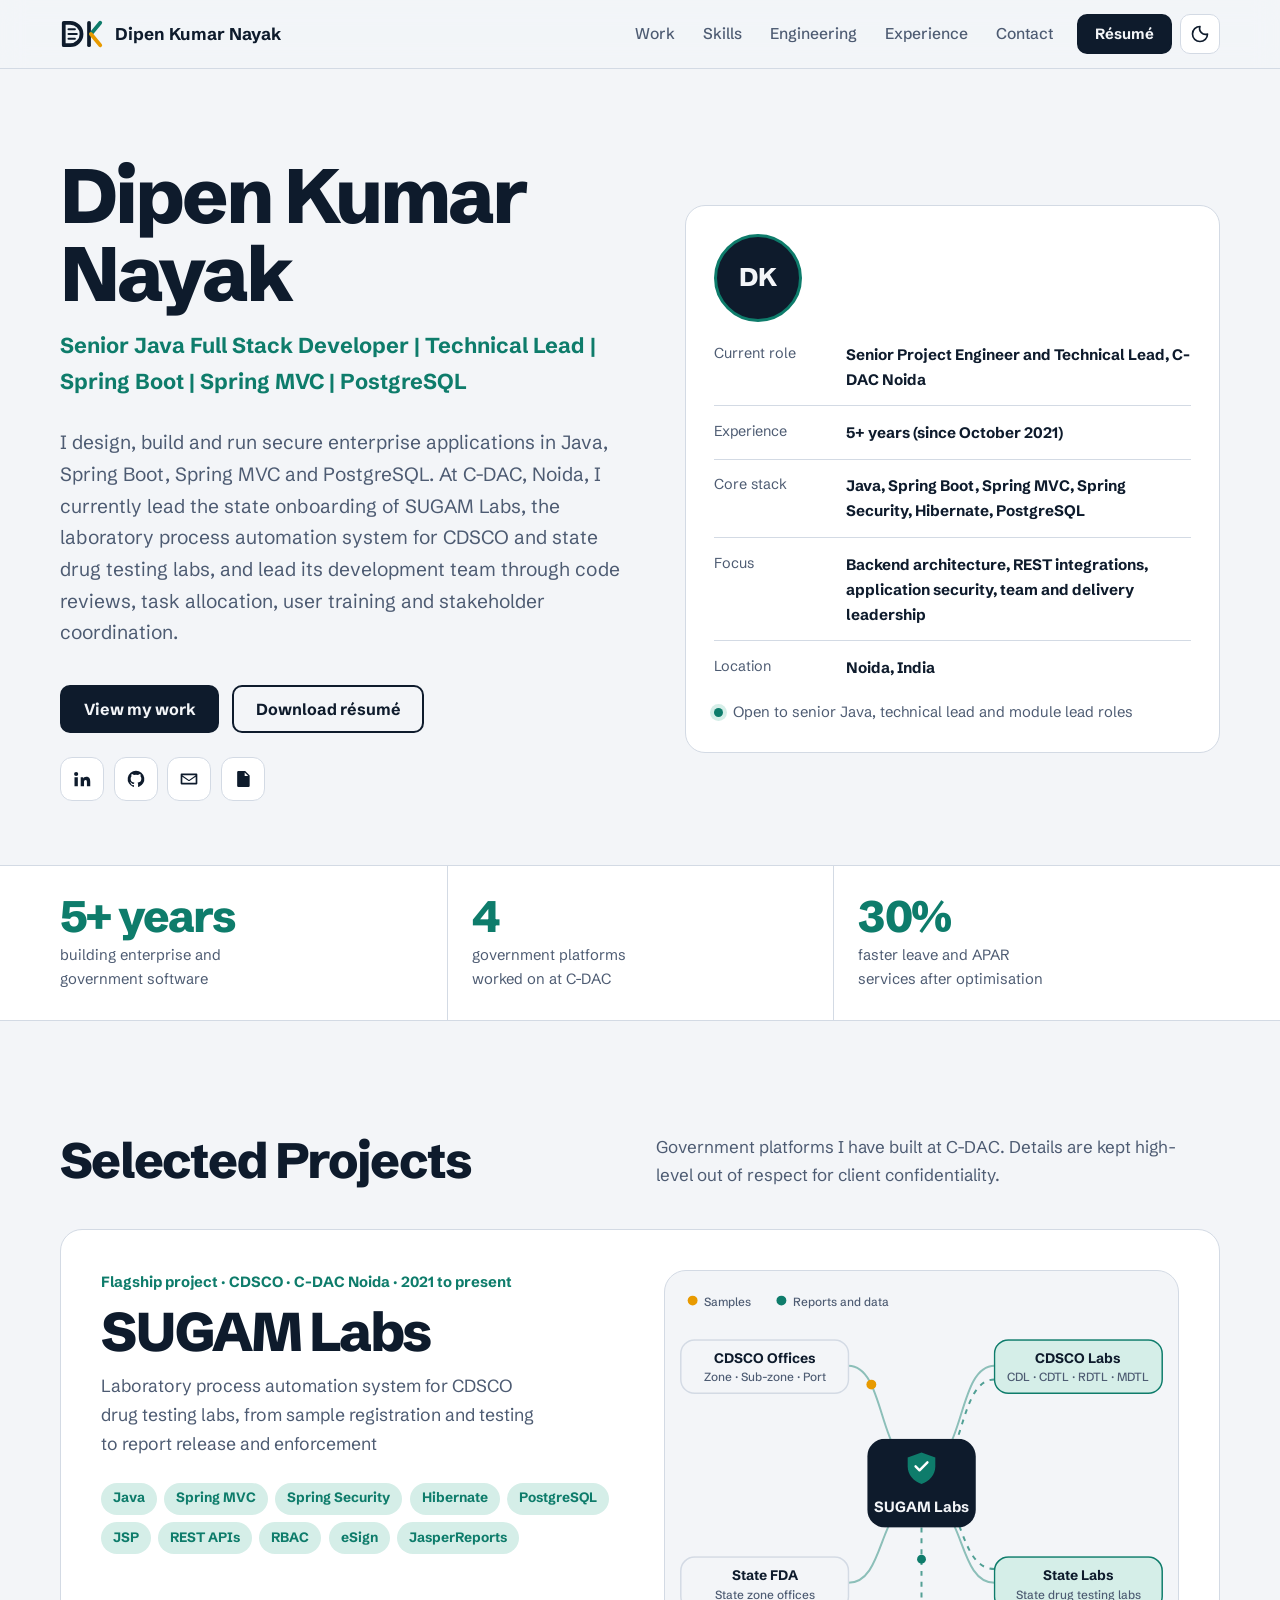
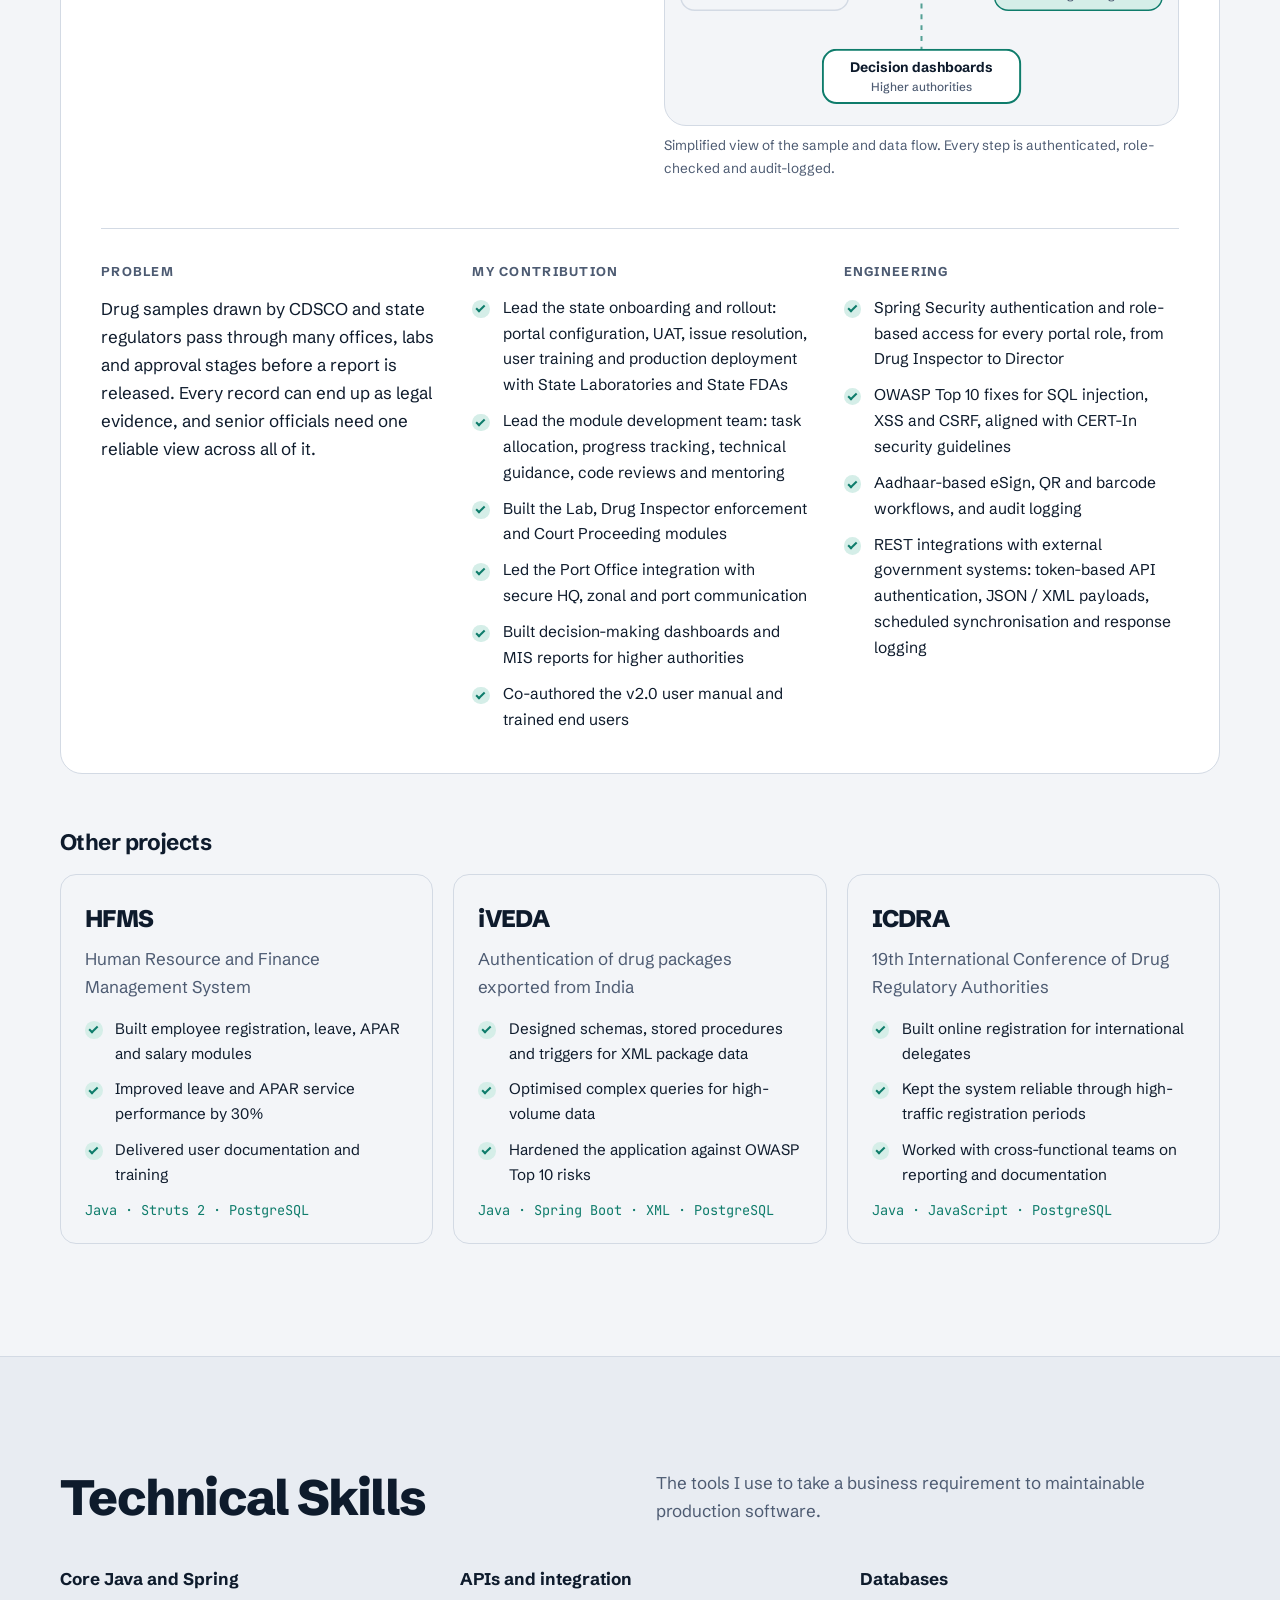
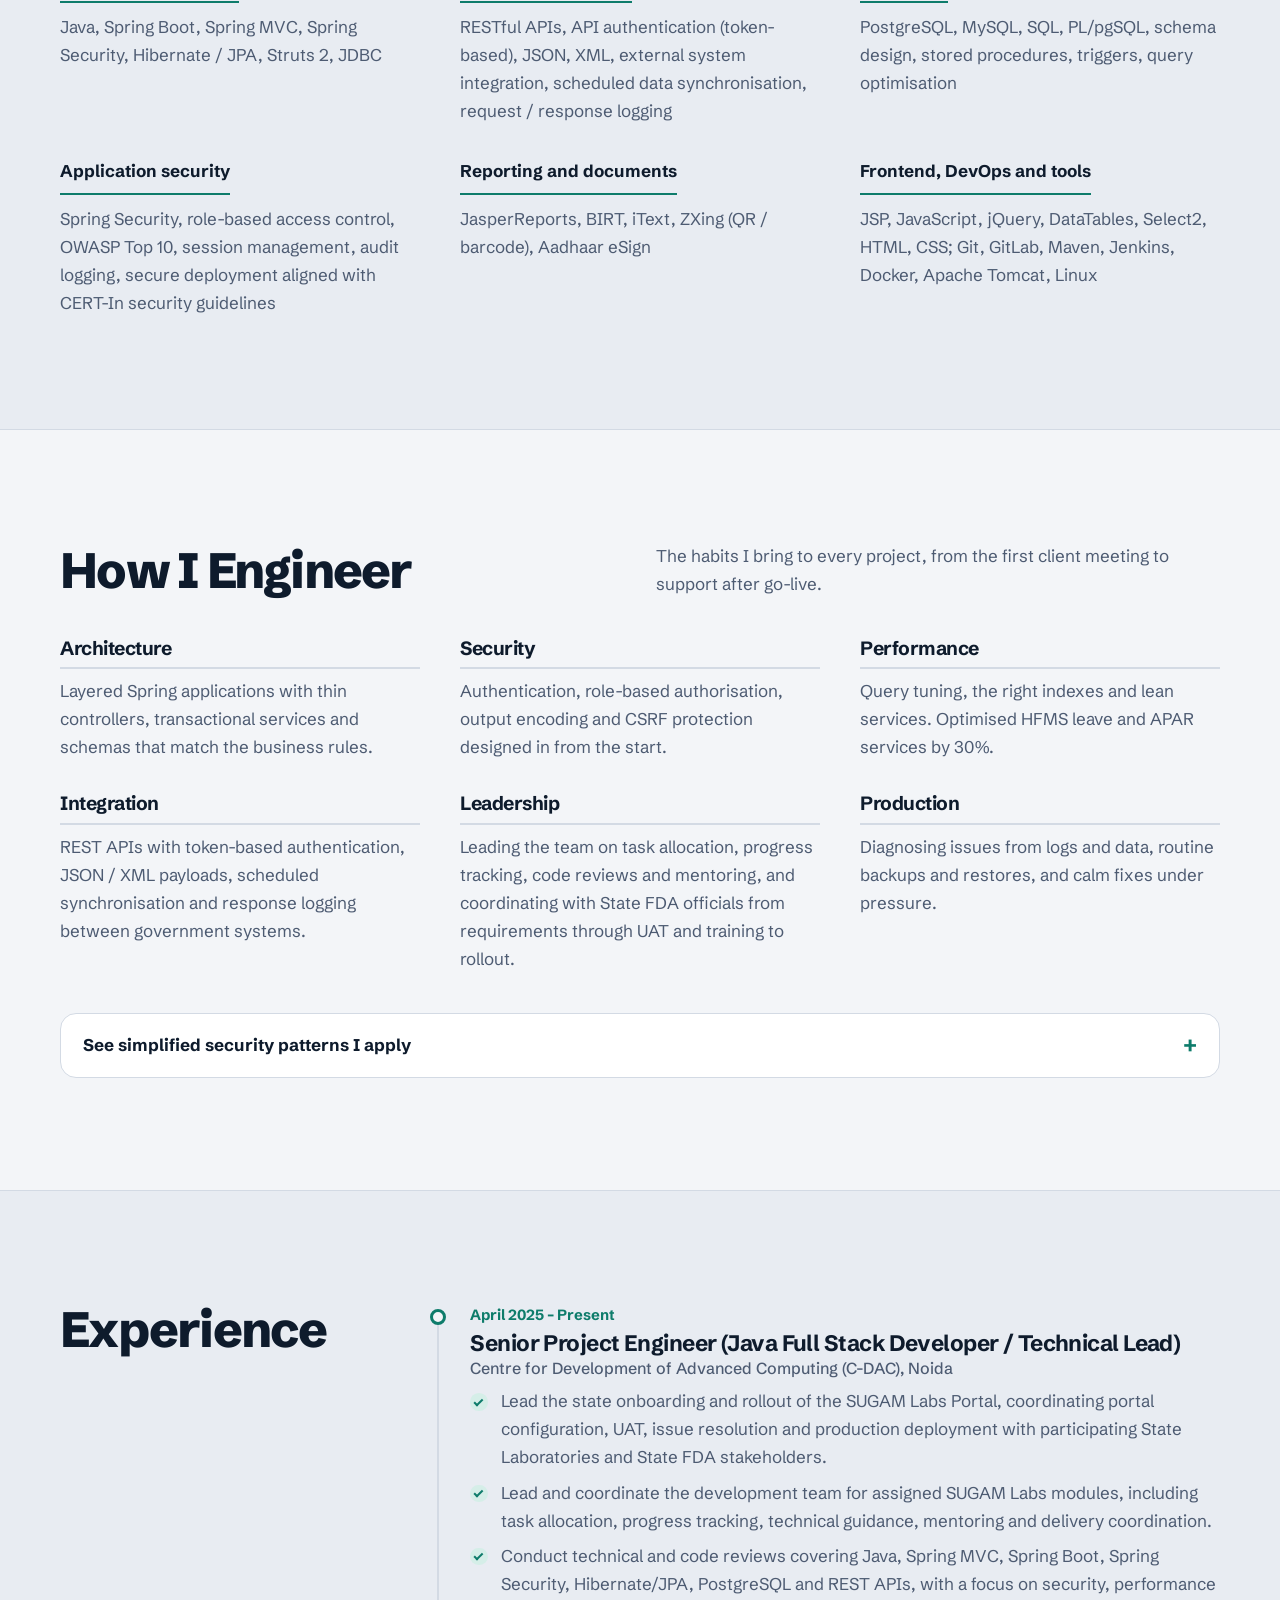
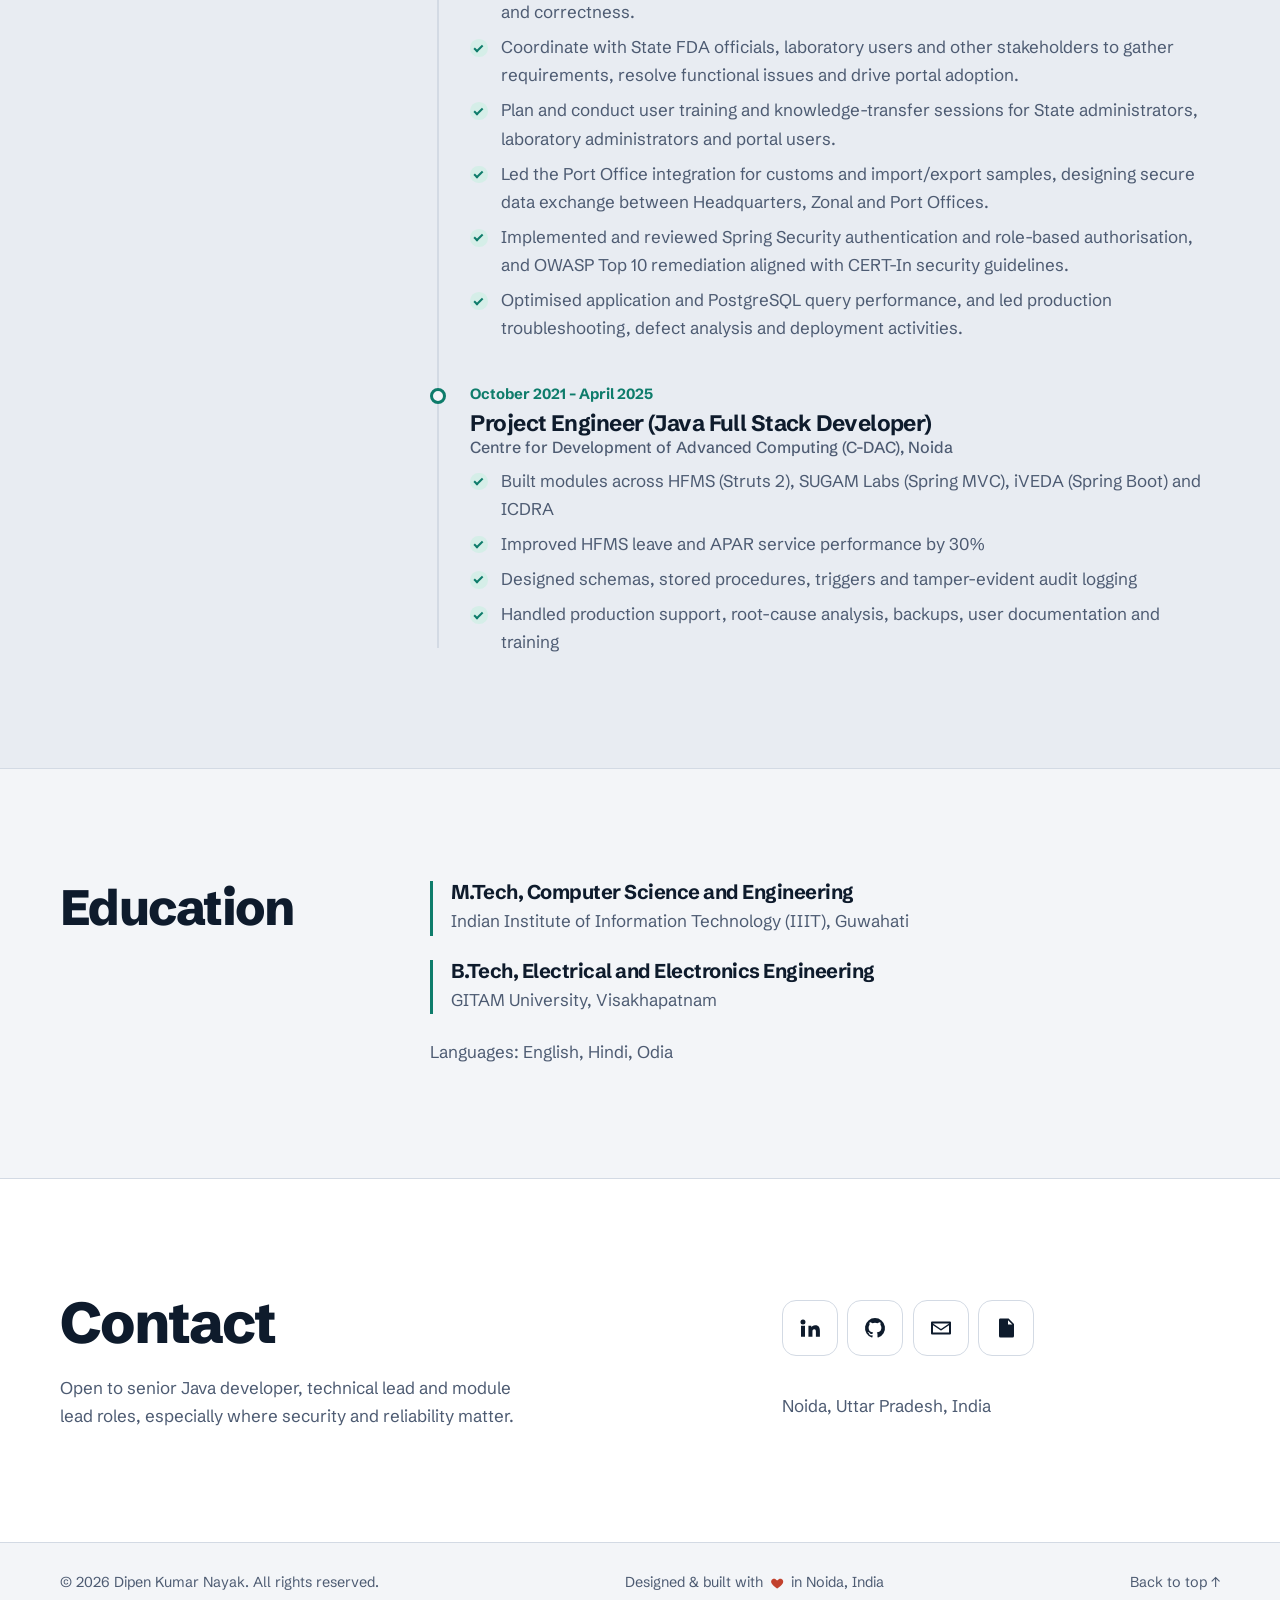
<file: index.html>
<!DOCTYPE html>
<html lang="en">

<head>
  <meta charset="UTF-8">
  <meta name="viewport" content="width=device-width, initial-scale=1, viewport-fit=cover">
  <meta http-equiv="Content-Security-Policy"
    content="default-src 'none'; script-src 'self'; style-src 'self'; img-src 'self' data:; font-src 'self'; connect-src 'self'; manifest-src 'self'; base-uri 'none'; form-action 'none'; object-src 'none'; upgrade-insecure-requests">
  <meta http-equiv="X-Content-Type-Options" content="nosniff">
  <title>Dipen Kumar Nayak | Senior Java Full Stack Developer</title>
  <meta name="description"
    content="Dipen Kumar Nayak, Senior Java Full Stack Developer and Senior Project Engineer at C-DAC Noida, with 5+ years of experience in Spring Boot, Spring MVC, Spring Security, Hibernate and PostgreSQL, building secure government platforms such as SUGAM Labs, the laboratory process automation system for CDSCO.">
  <meta name="author" content="Dipen Kumar Nayak">
  <meta name="robots" content="index, follow">
  <meta name="theme-color" content="#F3F5F8" media="(prefers-color-scheme: light)">
  <meta name="theme-color" content="#0C1522" media="(prefers-color-scheme: dark)">
  <meta property="og:type" content="profile">
  <meta property="og:title" content="Dipen Kumar Nayak | Senior Java Full Stack Developer">
  <meta property="og:description" content="Senior Java Full Stack Developer building secure government platforms with Spring Boot, Spring MVC and PostgreSQL.">
  <meta name="referrer" content="strict-origin-when-cross-origin">
  <link rel="icon" href="assets/favicon.svg" type="image/svg+xml">
  <link rel="apple-touch-icon" href="assets/apple-touch-icon.png">
  <link rel="preload" href="assets/fonts/schibsted-grotesk-latin-800-normal.woff2" as="font" type="font/woff2" crossorigin>
  <link rel="preload" href="assets/fonts/schibsted-grotesk-latin-400-normal.woff2" as="font" type="font/woff2" crossorigin>
  <link rel="stylesheet" href="css/styles.css">
  <script type="application/ld+json">
  {
    "@context": "https://schema.org",
    "@type": "Person",
    "name": "Dipen Kumar Nayak",
    "jobTitle": "Senior Java Full Stack Developer and Technical Lead (Senior Project Engineer)",
    "worksFor": { "@type": "Organization", "name": "Centre for Development of Advanced Computing (C-DAC), Noida" },
    "address": { "@type": "PostalAddress", "addressLocality": "Noida", "addressCountry": "IN" },
    "alumniOf": [
      { "@type": "CollegeOrUniversity", "name": "Indian Institute of Information Technology, Guwahati" },
      { "@type": "CollegeOrUniversity", "name": "GITAM University, Visakhapatnam" }
    ],
    "knowsAbout": ["Java", "Spring Boot", "Spring MVC", "Spring Security", "Hibernate", "JPA", "Struts 2", "REST APIs", "API authentication", "External system integration", "PostgreSQL", "PL/pgSQL", "SQL", "JSP", "JavaScript", "jQuery", "JasperReports", "OWASP Top 10", "CERT-In security guidelines", "Role-based access control", "Git", "Maven", "Apache Tomcat", "Linux"],
    "sameAs": ["https://www.linkedin.com/in/dipen-kumar-nayak/", "https://github.com/dipenkumarnayak"]
  }
  </script>
  <script src="js/theme.js"></script>
  <script src="js/main.js" defer></script>
</head>

<body>
  <a class="skip-link" href="#main">Skip to content</a>

  <header class="site-header">
    <div class="wrap header-bar">
      <a class="brand" href="#top" aria-label="Dipen Kumar Nayak, back to top">
        <svg class="brand-mark" viewBox="0 0 94 64" aria-hidden="true" focusable="false">
          <path class="bm-ink-s" d="M8 8 H22 A24 24 0 0 1 22 56 H8 Z" />
          <g class="bm-ink">
            <rect x="16" y="19.5" width="18" height="4.5" rx="2.25" />
            <rect x="16" y="29.75" width="22" height="4.5" rx="2.25" />
            <rect x="16" y="40" width="18" height="4.5" rx="2.25" />
            <rect x="58" y="4" width="8" height="56" rx="4" />
          </g>
          <path class="bm-teal" d="M66 32 L86 8" />
          <path class="bm-saf" d="M66 32 L86 56" />
        </svg>
        <span class="brand-name">Dipen Kumar Nayak</span>
      </a>
      <nav class="site-nav" id="site-nav" aria-label="Main">
        <a href="#work">Work</a>
        <a href="#skills">Skills</a>
        <a href="#engineering">Engineering</a>
        <a href="#experience">Experience</a>
        <a href="#contact">Contact</a>
      </nav>
      <div class="header-tools">
        <a class="btn btn-solid btn-sm header-cv" href="assets/Dipen_Kumar_Nayak_CV.pdf" download>Résumé</a>
        <button class="icon-btn" type="button" id="theme-toggle" aria-label="Switch colour theme">
          <svg viewBox="0 0 24 24" aria-hidden="true"><path d="M12 3a9 9 0 1 0 9 9 7 7 0 0 1-9-9z" /></svg>
        </button>
        <button class="icon-btn menu-btn" type="button" id="menu-toggle" aria-label="Open menu" aria-expanded="false" aria-controls="site-nav">
          <svg viewBox="0 0 24 24" aria-hidden="true"><path d="M4 7h16M4 12h16M4 17h16" /></svg>
        </button>
      </div>
    </div>
  </header>

  <main id="main">
    <!-- HERO / PROFESSIONAL SUMMARY -->
    <section class="hero" id="top" aria-labelledby="hero-name">
      <div class="wrap hero-grid">
        <div class="hero-copy">
          <h1 id="hero-name">Dipen Kumar Nayak</h1>
          <p class="hero-title">Senior Java Full Stack Developer | Technical Lead | Spring Boot | Spring MVC | PostgreSQL</p>
          <p class="hero-lede" id="summary">
            I design, build and run secure enterprise applications in Java, Spring Boot, Spring MVC and PostgreSQL.
            At C-DAC, Noida, I currently lead the state onboarding of SUGAM Labs, the laboratory process automation
            system for CDSCO and state drug testing labs, and lead its development team through code reviews,
            task allocation, user training and stakeholder coordination.
          </p>
          <div class="hero-actions">
            <a class="btn btn-solid" href="#work">View my work</a>
            <a class="btn btn-line" href="assets/Dipen_Kumar_Nayak_CV.pdf" download>Download résumé</a>
          </div>
          <ul class="socials" aria-label="Contact and profiles">
            <li><a class="soc" href="https://www.linkedin.com/in/dipen-kumar-nayak/" target="_blank" rel="noopener noreferrer" aria-label="LinkedIn profile" title="LinkedIn"><svg viewBox="0 0 24 24" aria-hidden="true" focusable="false"><path d="M4.98 3.5a2.5 2.5 0 1 1 0 5 2.5 2.5 0 0 1 0-5zM3 9.75h4v11H3v-11zm6.5 0h3.8v1.5h.06c.53-1 1.83-2.06 3.77-2.06 4.03 0 4.77 2.65 4.77 6.1v5.46h-4v-4.84c0-1.15-.02-2.64-1.6-2.64-1.62 0-1.86 1.26-1.86 2.56v4.92h-4v-11z"/></svg></a></li>
            <li><a class="soc" href="https://github.com/dipenkumarnayak" target="_blank" rel="noopener noreferrer" aria-label="GitHub profile" title="GitHub"><svg viewBox="0 0 24 24" aria-hidden="true" focusable="false"><path d="M12 2a10 10 0 0 0-3.16 19.49c.5.09.68-.22.68-.48v-1.7c-2.78.6-3.37-1.34-3.37-1.34-.45-1.16-1.11-1.47-1.11-1.47-.91-.62.07-.6.07-.6 1 .07 1.53 1.03 1.53 1.03.89 1.53 2.34 1.09 2.91.83.09-.65.35-1.09.63-1.34-2.22-.25-4.56-1.11-4.56-4.94 0-1.09.39-1.98 1.03-2.68-.1-.25-.45-1.27.1-2.65 0 0 .84-.27 2.75 1.02a9.56 9.56 0 0 1 5 0c1.91-1.29 2.75-1.02 2.75-1.02.55 1.38.2 2.4.1 2.65.64.7 1.03 1.59 1.03 2.68 0 3.84-2.34 4.69-4.57 4.93.36.31.68.92.68 1.85v2.74c0 .27.18.58.69.48A10 10 0 0 0 12 2z"/></svg></a></li>
            <li><a class="soc" href="mailto:dipenkumarnayak@gmail.com" aria-label="Send an email" title="Email"><svg viewBox="0 0 24 24" aria-hidden="true" focusable="false"><path d="M3 5.5h18a1 1 0 0 1 1 1v11a1 1 0 0 1-1 1H3a1 1 0 0 1-1-1v-11a1 1 0 0 1 1-1zm.9 2 8.1 5.6 8.1-5.6H3.9zM20 9.2l-7.43 5.13a1 1 0 0 1-1.14 0L4 9.2V16.5h16V9.2z"/></svg></a></li>
            <li><a class="soc" href="assets/Dipen_Kumar_Nayak_CV.pdf" download aria-label="Download résumé (PDF)" title="Résumé"><svg viewBox="0 0 24 24" aria-hidden="true" focusable="false"><path d="M6 2.5h8.6L20 7.9V20a1.5 1.5 0 0 1-1.5 1.5h-12A1.5 1.5 0 0 1 5 20V4a1.5 1.5 0 0 1 1-1.5zm8 1.7V8.5h4.3L14 4.2zM8 12h8v1.6H8V12zm0 3.4h8V17H8v-1.6z"/></svg></a></li>
          </ul>
        </div>

        <aside class="profile-card" aria-label="Quick facts">
          <div class="avatar" id="avatar">
            <!-- To show your photo: save it as assets/profile.jpg (square, about 400 × 400 px),
                 then remove the two comment markers around the next line.
            <img src="assets/profile.jpg" alt="Dipen Kumar Nayak" width="88" height="88" id="avatar-img" hidden>
            -->
            <span class="avatar-initials" aria-hidden="true">DK</span>
          </div>
          <dl class="facts">
            <div><dt>Current role</dt><dd>Senior Project Engineer and Technical Lead, C-DAC Noida</dd></div>
            <div><dt>Experience</dt><dd>5+ years (since October 2021)</dd></div>
            <div><dt>Core stack</dt><dd>Java, Spring Boot, Spring MVC, Spring Security, Hibernate, PostgreSQL</dd></div>
            <div><dt>Focus</dt><dd>Backend architecture, REST integrations, application security, team and delivery leadership</dd></div>
            <div><dt>Location</dt><dd>Noida, India</dd></div>
          </dl>
          <p class="open-to"><span class="dot" aria-hidden="true"></span> Open to senior Java, technical lead and module lead roles</p>
        </aside>
      </div>
    </section>

    <!-- PROOF -->
    <section class="proof" aria-label="Career highlights">
      <div class="wrap proof-grid">
        <p><strong>5+ years</strong><span>building enterprise and government software</span></p>
        <p><strong>4</strong><span>government platforms worked on at C-DAC</span></p>
        <p><strong>30%</strong><span>faster leave and APAR services after optimisation</span></p>
      </div>
    </section>

    <!-- SELECTED WORK -->
    <section class="section" id="work" aria-labelledby="work-title">
      <div class="wrap">
        <div class="sec-head">
          <h2 id="work-title">Selected Projects</h2>
          <p>Government platforms I have built at C-DAC. Details are kept high-level out of respect for client confidentiality.</p>
        </div>

        <!-- Flagship: SUGAM Labs -->
        <article class="flagship" aria-labelledby="sugam-title">
          <div class="flag-head">
            <p class="flag-kicker">Flagship project · CDSCO · C-DAC Noida · 2021 to present</p>
            <h3 id="sugam-title">SUGAM Labs</h3>
            <p class="flag-sub">Laboratory process automation system for CDSCO drug testing labs, from sample registration and testing to report release and enforcement</p>
            <ul class="chips" aria-label="SUGAM Labs technologies">
              <li>Java</li><li>Spring MVC</li><li>Spring Security</li><li>Hibernate</li><li>PostgreSQL</li>
              <li>JSP</li><li>REST APIs</li><li>RBAC</li><li>eSign</li><li>JasperReports</li>
            </ul>
          </div>

          <figure class="flag-figure">
            <svg class="network" id="network" viewBox="0 0 520 460" role="img" aria-labelledby="net-title net-desc">
              <title id="net-title">How samples and data move through SUGAM Labs</title>
              <desc id="net-desc">CDSCO zone, sub-zone and port offices send samples through SUGAM Labs to CDSCO labs. State FDAs send samples to state labs. Labs release reports, and that data feeds decision dashboards for higher authorities.</desc>
              <defs>
                <path id="lane-cdsco" d="M186 96 C 225 96, 215 200, 260 200 C 305 200, 295 96, 334 96" />
                <path id="lane-state" d="M186 316 C 225 316, 215 230, 260 230 C 305 230, 295 316, 334 316" />
                <path id="rep-cdsco" d="M334 110 C 295 110, 305 212, 260 212" />
                <path id="rep-state" d="M334 302 C 295 302, 305 220, 260 220" />
                <path id="feed-dash" d="M260 260 L260 384" />
              </defs>
              <g class="legend" aria-hidden="true">
                <circle class="dot-sample" cx="28" cy="30" r="5" /><text x="40" y="35">Samples</text>
                <circle class="dot-report" cx="118" cy="30" r="5" /><text x="130" y="35">Reports and data</text>
              </g>
              <g class="links" aria-hidden="true">
                <use href="#lane-cdsco" /><use href="#lane-state" />
                <use href="#rep-cdsco" class="dashed" /><use href="#rep-state" class="dashed" />
                <use href="#feed-dash" class="dashed" />
              </g>
              <g class="packets" aria-hidden="true">
                <circle r="5"><animateMotion dur="4s" repeatCount="indefinite"><mpath href="#lane-cdsco" /></animateMotion></circle>
                <circle r="5"><animateMotion dur="4s" begin="2s" repeatCount="indefinite"><mpath href="#lane-cdsco" /></animateMotion></circle>
                <circle r="5"><animateMotion dur="4.4s" begin="1s" repeatCount="indefinite"><mpath href="#lane-state" /></animateMotion></circle>
                <circle r="5"><animateMotion dur="4.4s" begin="3.2s" repeatCount="indefinite"><mpath href="#lane-state" /></animateMotion></circle>
                <circle r="4.5" class="out"><animateMotion dur="2.6s" begin="1.5s" repeatCount="indefinite"><mpath href="#rep-cdsco" /></animateMotion></circle>
                <circle r="4.5" class="out"><animateMotion dur="2.8s" begin="2.4s" repeatCount="indefinite"><mpath href="#rep-state" /></animateMotion></circle>
                <circle r="4.5" class="out"><animateMotion dur="1.8s" repeatCount="indefinite"><mpath href="#feed-dash" /></animateMotion></circle>
              </g>
              <g class="node"><rect x="16" y="70" width="170" height="54" rx="14" /><text x="101" y="93">CDSCO Offices</text><text class="sub" x="101" y="112">Zone · Sub-zone · Port</text></g>
              <g class="node"><rect x="16" y="290" width="170" height="54" rx="14" /><text x="101" y="313">State FDA</text><text class="sub" x="101" y="332">State zone offices</text></g>
              <g class="node node-lab"><rect x="334" y="70" width="170" height="54" rx="14" /><text x="419" y="93">CDSCO Labs</text><text class="sub" x="419" y="112">CDL · CDTL · RDTL · MDTL</text></g>
              <g class="node node-lab"><rect x="334" y="290" width="170" height="54" rx="14" /><text x="419" y="313">State Labs</text><text class="sub" x="419" y="332">State drug testing labs</text></g>
              <g class="node node-out"><rect x="160" y="384" width="200" height="54" rx="14" /><text x="260" y="407">Decision dashboards</text><text class="sub" x="260" y="426">Higher authorities</text></g>
              <g class="hub">
                <rect x="205" y="170" width="110" height="90" rx="18" />
                <path class="shield" d="M260 184 l14 5 v9 c0 9-6 15-14 18 c-8-3-14-9-14-18 v-9 z" />
                <path class="tick" d="M254 198 l4 4 l8-8" />
                <text x="260" y="244">SUGAM Labs</text>
              </g>
            </svg>
            <figcaption>Simplified view of the sample and data flow. Every step is authenticated, role-checked and audit-logged.</figcaption>
          </figure>

          <div class="flag-cols">
            <div>
              <h4>Problem</h4>
              <p>Drug samples drawn by CDSCO and state regulators pass through many offices, labs and approval stages before a report is released. Every record can end up as legal evidence, and senior officials need one reliable view across all of it.</p>
            </div>
            <div>
              <h4>My contribution</h4>
              <ul class="ticks">
                <li>Lead the state onboarding and rollout: portal configuration, UAT, issue resolution, user training and production deployment with State Laboratories and State FDAs</li>
                <li>Lead the module development team: task allocation, progress tracking, technical guidance, code reviews and mentoring</li>
                <li>Built the Lab, Drug Inspector enforcement and Court Proceeding modules</li>
                <li>Led the Port Office integration with secure HQ, zonal and port communication</li>
                <li>Built decision-making dashboards and MIS reports for higher authorities</li>
                <li>Co-authored the v2.0 user manual and trained end users</li>
              </ul>
            </div>
            <div>
              <h4>Engineering</h4>
              <ul class="ticks">
                <li>Spring Security authentication and role-based access for every portal role, from Drug Inspector to Director</li>
                <li>OWASP Top 10 fixes for SQL injection, XSS and CSRF, aligned with CERT-In security guidelines</li>
                <li>Aadhaar-based eSign, QR and barcode workflows, and audit logging</li>
                <li>REST integrations with external government systems: token-based API authentication, JSON / XML payloads, scheduled synchronisation and response logging</li>
              </ul>
            </div>
          </div>
        </article>

        <!-- Other projects -->
        <h3 class="sub-title">Other projects</h3>
        <div class="project-cards">
          <article class="pcard">
            <h4>HFMS</h4>
            <p class="pcard-line">Human Resource and Finance Management System</p>
            <ul class="ticks">
              <li>Built employee registration, leave, APAR and salary modules</li>
              <li>Improved leave and APAR service performance by 30%</li>
              <li>Delivered user documentation and training</li>
            </ul>
            <p class="p-tags">Java · Struts 2 · PostgreSQL</p>
          </article>
          <article class="pcard">
            <h4>iVEDA</h4>
            <p class="pcard-line">Authentication of drug packages exported from India</p>
            <ul class="ticks">
              <li>Designed schemas, stored procedures and triggers for XML package data</li>
              <li>Optimised complex queries for high-volume data</li>
              <li>Hardened the application against OWASP Top 10 risks</li>
            </ul>
            <p class="p-tags">Java · Spring Boot · XML · PostgreSQL</p>
          </article>
          <article class="pcard">
            <h4>ICDRA</h4>
            <p class="pcard-line">19th International Conference of Drug Regulatory Authorities</p>
            <ul class="ticks">
              <li>Built online registration for international delegates</li>
              <li>Kept the system reliable through high-traffic registration periods</li>
              <li>Worked with cross-functional teams on reporting and documentation</li>
            </ul>
            <p class="p-tags">Java · JavaScript · PostgreSQL</p>
          </article>
        </div>
      </div>
    </section>

    <!-- TECHNICAL SKILLS -->
    <section class="section section-soft" id="skills" aria-labelledby="skills-title">
      <div class="wrap">
        <div class="sec-head">
          <h2 id="skills-title">Technical Skills</h2>
          <p>The tools I use to take a business requirement to maintainable production software.</p>
        </div>
        <dl class="skill-grid">
          <div><dt>Core Java and Spring</dt><dd>Java, Spring Boot, Spring MVC, Spring Security, Hibernate / JPA, Struts 2, JDBC</dd></div>
          <div><dt>APIs and integration</dt><dd>RESTful APIs, API authentication (token-based), JSON, XML, external system integration, scheduled data synchronisation, request / response logging</dd></div>
          <div><dt>Databases</dt><dd>PostgreSQL, MySQL, SQL, PL/pgSQL, schema design, stored procedures, triggers, query optimisation</dd></div>
          <div><dt>Application security</dt><dd>Spring Security, role-based access control, OWASP Top 10, session management, audit logging, secure deployment aligned with CERT-In security guidelines</dd></div>
          <div><dt>Reporting and documents</dt><dd>JasperReports, BIRT, iText, ZXing (QR / barcode), Aadhaar eSign</dd></div>
          <div><dt>Frontend, DevOps and tools</dt><dd>JSP, JavaScript, jQuery, DataTables, Select2, HTML, CSS; Git, GitLab, Maven, Jenkins, Docker, Apache Tomcat, Linux</dd></div>
        </dl>
      </div>
    </section>

    <!-- HOW I ENGINEER -->
    <section class="section" id="engineering" aria-labelledby="eng-title">
      <div class="wrap">
        <div class="sec-head">
          <h2 id="eng-title">How I Engineer</h2>
          <p>The habits I bring to every project, from the first client meeting to support after go-live.</p>
        </div>
        <ul class="eng-grid">
          <li><h3>Architecture</h3><p>Layered Spring applications with thin controllers, transactional services and schemas that match the business rules.</p></li>
          <li><h3>Security</h3><p>Authentication, role-based authorisation, output encoding and CSRF protection designed in from the start.</p></li>
          <li><h3>Performance</h3><p>Query tuning, the right indexes and lean services. Optimised HFMS leave and APAR services by 30%.</p></li>
          <li><h3>Integration</h3><p>REST APIs with token-based authentication, JSON / XML payloads, scheduled synchronisation and response logging between government systems.</p></li>
          <li><h3>Leadership</h3><p>Leading the team on task allocation, progress tracking, code reviews and mentoring, and coordinating with State FDA officials from requirements through UAT and training to rollout.</p></li>
          <li><h3>Production</h3><p>Diagnosing issues from logs and data, routine backups and restores, and calm fixes under pressure.</p></li>
        </ul>

        <details class="patterns">
          <summary>See simplified security patterns I apply</summary>
          <div class="tabs" data-tabs>
            <div class="tab-list" role="tablist" aria-label="Security pattern examples">
              <button role="tab" id="tab-sqli" aria-controls="panel-sqli" aria-selected="true">SQL injection</button>
              <button role="tab" id="tab-xss" aria-controls="panel-xss" aria-selected="false" tabindex="-1">Cross-site scripting</button>
              <button role="tab" id="tab-csrf" aria-controls="panel-csrf" aria-selected="false" tabindex="-1">CSRF</button>
            </div>
            <div class="tab-panel" role="tabpanel" id="panel-sqli" aria-labelledby="tab-sqli" tabindex="0">
              <div class="diff">
                <figure class="code bad"><figcaption>Risky</figcaption>
<pre><code>String sql = "SELECT * FROM record WHERE ref_no = '"
           + refNo + "'";</code></pre></figure>
                <figure class="code good"><figcaption>Safe</figcaption>
<pre><code>PreparedStatement ps = conn.prepareStatement(
    "SELECT * FROM record WHERE ref_no = ?");
ps.setString(1, refNo);</code></pre></figure>
              </div>
            </div>
            <div class="tab-panel" role="tabpanel" id="panel-xss" aria-labelledby="tab-xss" tabindex="0" hidden>
              <div class="diff">
                <figure class="code bad"><figcaption>Risky</figcaption>
<pre><code>&lt;p&gt;${record.remarks}&lt;/p&gt;</code></pre></figure>
                <figure class="code good"><figcaption>Safe</figcaption>
<pre><code>&lt;p&gt;&lt;c:out value="${record.remarks}"/&gt;&lt;/p&gt;</code></pre></figure>
              </div>
            </div>
            <div class="tab-panel" role="tabpanel" id="panel-csrf" aria-labelledby="tab-csrf" tabindex="0" hidden>
              <div class="diff">
                <figure class="code bad"><figcaption>Risky</figcaption>
<pre><code>http.csrf(csrf -&gt; csrf.disable());</code></pre></figure>
                <figure class="code good"><figcaption>Safe</figcaption>
<pre><code>http.csrf(Customizer.withDefaults());

&lt;input type="hidden" name="${_csrf.parameterName}"
       value="${_csrf.token}"/&gt;</code></pre></figure>
              </div>
            </div>
            <p class="patterns-note">Simplified, representative examples written for this site. They are not production configuration.</p>
          </div>
        </details>
      </div>
    </section>

    <!-- EXPERIENCE -->
    <section class="section section-soft" id="experience" aria-labelledby="exp-title">
      <div class="wrap exp">
        <h2 id="exp-title">Experience</h2>
        <ol class="timeline">
          <li>
            <p class="t-when"><time datetime="2025-04">April 2025</time> – Present</p>
            <h3>Senior Project Engineer (Java Full Stack Developer / Technical Lead) <span>Centre for Development of Advanced Computing (C-DAC), Noida</span></h3>
            <ul class="ticks">
              <li>Lead the state onboarding and rollout of the SUGAM Labs Portal, coordinating portal configuration, UAT, issue resolution and production deployment with participating State Laboratories and State FDA stakeholders.</li>
              <li>Lead and coordinate the development team for assigned SUGAM Labs modules, including task allocation, progress tracking, technical guidance, mentoring and delivery coordination.</li>
              <li>Conduct technical and code reviews covering Java, Spring MVC, Spring Boot, Spring Security, Hibernate/JPA, PostgreSQL and REST APIs, with a focus on security, performance and correctness.</li>
              <li>Coordinate with State FDA officials, laboratory users and other stakeholders to gather requirements, resolve functional issues and drive portal adoption.</li>
              <li>Plan and conduct user training and knowledge-transfer sessions for State administrators, laboratory administrators and portal users.</li>
              <li>Led the Port Office integration for customs and import/export samples, designing secure data exchange between Headquarters, Zonal and Port Offices.</li>
              <li>Implemented and reviewed Spring Security authentication and role-based authorisation, and OWASP Top 10 remediation aligned with CERT-In security guidelines.</li>
              <li>Optimised application and PostgreSQL query performance, and led production troubleshooting, defect analysis and deployment activities.</li>
            </ul>
          </li>
          <li>
            <p class="t-when"><time datetime="2021-10">October 2021</time> – <time datetime="2025-04">April 2025</time></p>
            <h3>Project Engineer (Java Full Stack Developer) <span>Centre for Development of Advanced Computing (C-DAC), Noida</span></h3>
            <ul class="ticks">
              <li>Built modules across HFMS (Struts 2), SUGAM Labs (Spring MVC), iVEDA (Spring Boot) and ICDRA</li>
              <li>Improved HFMS leave and APAR service performance by 30%</li>
              <li>Designed schemas, stored procedures, triggers and tamper-evident audit logging</li>
              <li>Handled production support, root-cause analysis, backups, user documentation and training</li>
            </ul>
          </li>
        </ol>
      </div>
    </section>

    <!-- EDUCATION -->
    <section class="section" id="education" aria-labelledby="edu-title">
      <div class="wrap exp">
        <h2 id="edu-title">Education</h2>
        <div class="edu-list">
          <article>
            <h3>M.Tech, Computer Science and Engineering</h3>
            <p>Indian Institute of Information Technology (IIIT), Guwahati</p>
          </article>
          <article>
            <h3>B.Tech, Electrical and Electronics Engineering</h3>
            <p>GITAM University, Visakhapatnam</p>
          </article>
          <p class="langs">Languages: English, Hindi, Odia</p>
        </div>
      </div>
    </section>

    <!-- CONTACT -->
    <section class="section contact" id="contact" aria-labelledby="contact-title">
      <div class="wrap contact-grid">
        <div>
          <h2 id="contact-title">Contact</h2>
          <p class="contact-lede">Open to senior Java developer, technical lead and module lead roles, especially where security and reliability matter.</p>
        </div>
        <div class="contact-side">
          <ul class="socials socials-lg" aria-label="Contact and profiles">
            <li><a class="soc" href="https://www.linkedin.com/in/dipen-kumar-nayak/" target="_blank" rel="noopener noreferrer" aria-label="LinkedIn profile" title="LinkedIn"><svg viewBox="0 0 24 24" aria-hidden="true" focusable="false"><path d="M4.98 3.5a2.5 2.5 0 1 1 0 5 2.5 2.5 0 0 1 0-5zM3 9.75h4v11H3v-11zm6.5 0h3.8v1.5h.06c.53-1 1.83-2.06 3.77-2.06 4.03 0 4.77 2.65 4.77 6.1v5.46h-4v-4.84c0-1.15-.02-2.64-1.6-2.64-1.62 0-1.86 1.26-1.86 2.56v4.92h-4v-11z"/></svg></a></li>
            <li><a class="soc" href="https://github.com/dipenkumarnayak" target="_blank" rel="noopener noreferrer" aria-label="GitHub profile" title="GitHub"><svg viewBox="0 0 24 24" aria-hidden="true" focusable="false"><path d="M12 2a10 10 0 0 0-3.16 19.49c.5.09.68-.22.68-.48v-1.7c-2.78.6-3.37-1.34-3.37-1.34-.45-1.16-1.11-1.47-1.11-1.47-.91-.62.07-.6.07-.6 1 .07 1.53 1.03 1.53 1.03.89 1.53 2.34 1.09 2.91.83.09-.65.35-1.09.63-1.34-2.22-.25-4.56-1.11-4.56-4.94 0-1.09.39-1.98 1.03-2.68-.1-.25-.45-1.27.1-2.65 0 0 .84-.27 2.75 1.02a9.56 9.56 0 0 1 5 0c1.91-1.29 2.75-1.02 2.75-1.02.55 1.38.2 2.4.1 2.65.64.7 1.03 1.59 1.03 2.68 0 3.84-2.34 4.69-4.57 4.93.36.31.68.92.68 1.85v2.74c0 .27.18.58.69.48A10 10 0 0 0 12 2z"/></svg></a></li>
            <li><a class="soc" href="mailto:dipenkumarnayak@gmail.com" aria-label="Send an email" title="Email"><svg viewBox="0 0 24 24" aria-hidden="true" focusable="false"><path d="M3 5.5h18a1 1 0 0 1 1 1v11a1 1 0 0 1-1 1H3a1 1 0 0 1-1-1v-11a1 1 0 0 1 1-1zm.9 2 8.1 5.6 8.1-5.6H3.9zM20 9.2l-7.43 5.13a1 1 0 0 1-1.14 0L4 9.2V16.5h16V9.2z"/></svg></a></li>
            <li><a class="soc" href="assets/Dipen_Kumar_Nayak_CV.pdf" download aria-label="Download résumé (PDF)" title="Résumé"><svg viewBox="0 0 24 24" aria-hidden="true" focusable="false"><path d="M6 2.5h8.6L20 7.9V20a1.5 1.5 0 0 1-1.5 1.5h-12A1.5 1.5 0 0 1 5 20V4a1.5 1.5 0 0 1 1-1.5zm8 1.7V8.5h4.3L14 4.2zM8 12h8v1.6H8V12zm0 3.4h8V17H8v-1.6z"/></svg></a></li>
          </ul>
          <p class="contact-loc">Noida, Uttar Pradesh, India</p>
        </div>
      </div>
    </section>
  </main>

  <footer class="site-footer">
    <div class="wrap footer-bar">
      <p>© <span id="year">2026</span> Dipen Kumar Nayak. All rights reserved.</p>
      <p class="made-with">
        Designed &amp; built with
        <svg class="heart" viewBox="0 0 24 24" role="img" aria-label="love"><path d="M12 21s-7.5-4.6-9.6-9.2C.9 8.3 3 4.5 6.7 4.5c2.1 0 3.6 1.2 4.3 2.4h2c.7-1.2 2.2-2.4 4.3-2.4 3.7 0 5.8 3.8 4.3 7.3C19.5 16.4 12 21 12 21z" /></svg>
        in Noida, India
      </p>
      <a href="#top">Back to top ↑</a>
    </div>
  </footer>
</body>

</html>
</file>
<file: css/styles.css>
/* ---------- Fonts (self-hosted, no third-party requests) ---------- */
@font-face { font-family: "Schibsted Grotesk"; src: url("../assets/fonts/schibsted-grotesk-latin-400-normal.woff2") format("woff2"); font-weight: 400; font-display: swap; }
@font-face { font-family: "Schibsted Grotesk"; src: url("../assets/fonts/schibsted-grotesk-latin-500-normal.woff2") format("woff2"); font-weight: 500; font-display: swap; }
@font-face { font-family: "Schibsted Grotesk"; src: url("../assets/fonts/schibsted-grotesk-latin-700-normal.woff2") format("woff2"); font-weight: 700; font-display: swap; }
@font-face { font-family: "Schibsted Grotesk"; src: url("../assets/fonts/schibsted-grotesk-latin-800-normal.woff2") format("woff2"); font-weight: 800; font-display: swap; }
@font-face { font-family: "JetBrains Mono"; src: url("../assets/fonts/jetbrains-mono-latin-400-normal.woff2") format("woff2"); font-weight: 400; font-display: swap; }

/* ---------- Tokens ---------- */
:root {
  --paper: #F3F5F8;
  --surface: #FFFFFF;
  --soft: #E8ECF2;
  --ink: #0E1B2C;
  --slate: #4D5B72;
  --line: #D3DAE4;
  --teal: #0E7C6B;
  --teal-soft: #D5EEE8;
  --saffron: #E89A00;
  --red: #C2412D;
  --red-soft: #F7E1DC;
  --code-bg: #0E1B2C;
  --code-ink: #DCE4EE;
  --sans: "Schibsted Grotesk", "Segoe UI", system-ui, -apple-system, sans-serif;
  --mono: "JetBrains Mono", ui-monospace, "Cascadia Code", Consolas, monospace;
  --radius: 14px;
  --header: 68px;

  box-sizing: border-box;
  padding-top: env(safe-area-inset-top, 0px);
  padding-bottom: env(safe-area-inset-bottom, 0px);
  color-scheme: light;
}
@media (prefers-color-scheme: dark) {
  :root:not([data-theme="light"]) {
    --paper: #0C1522; --surface: #13202F; --soft: #101B29; --ink: #E6ECF3; --slate: #9CABBF;
    --line: #243347; --teal: #3CC7AE; --teal-soft: #12342F; --saffron: #FFB627;
    --red: #FF7A63; --red-soft: #3A1E1B; --code-bg: #08101A; color-scheme: dark;
  }
}
:root[data-theme="dark"] {
  --paper: #0C1522; --surface: #13202F; --soft: #101B29; --ink: #E6ECF3; --slate: #9CABBF;
  --line: #243347; --teal: #3CC7AE; --teal-soft: #12342F; --saffron: #FFB627;
  --red: #FF7A63; --red-soft: #3A1E1B; --code-bg: #08101A; color-scheme: dark;
}

/* ---------- Base ---------- */
*, *::before, *::after { box-sizing: inherit; }
html { scroll-behavior: smooth; scroll-padding-top: calc(var(--header) + 16px + env(safe-area-inset-top, 0px)); -webkit-text-size-adjust: 100%; }
body { margin: 0; background: var(--paper); color: var(--ink); font: 400 1.0625rem/1.65 var(--sans); -webkit-font-smoothing: antialiased; }
h1, h2, h3 { text-wrap: balance; margin: 0; line-height: 1.1; letter-spacing: -0.025em; }
p { margin: 0; }
a { color: inherit; }
img, svg { max-width: 100%; }
:focus-visible { outline: 3px solid var(--saffron); outline-offset: 3px; border-radius: 6px; }
.wrap { width: min(1160px, 100% - 2.5rem); margin-inline: auto; }
.sr-only { position: absolute; width: 1px; height: 1px; overflow: hidden; clip: rect(0 0 0 0); white-space: nowrap; }
.skip-link { position: absolute; left: 1rem; top: -100px; z-index: 100; background: var(--ink); color: var(--paper); padding: .6rem 1rem; border-radius: 8px; }
.skip-link:focus { top: calc(1rem + env(safe-area-inset-top, 0px)); }

/* ---------- Header ---------- */
.site-header { position: sticky; top: env(safe-area-inset-top, 0px); z-index: 20; background: color-mix(in srgb, var(--paper) 86%, transparent); backdrop-filter: saturate(1.4) blur(12px); border-bottom: 1px solid var(--line); }
.header-bar { height: var(--header); display: flex; align-items: center; gap: 1.5rem; }
.brand { display: flex; align-items: center; gap: .7rem; text-decoration: none; font-weight: 700; }
.brand-seal { width: 36px; height: 36px; display: grid; place-items: center; border-radius: 50%; border: 2px solid var(--teal); color: var(--teal); font-size: .8rem; font-weight: 800; letter-spacing: .02em; }
.site-nav { display: flex; gap: 1.75rem; margin-left: auto; }
.site-nav a { text-decoration: none; color: var(--slate); font-weight: 500; font-size: .975rem; }
.site-nav a:hover, .site-nav a[aria-current="true"] { color: var(--ink); }
.header-tools { display: flex; align-items: center; gap: .5rem; }
.kbd-btn { display: inline-flex; align-items: center; gap: .6rem; height: 40px; padding: 0 .5rem 0 .85rem; border-radius: 10px; border: 1px solid var(--line); background: var(--surface); color: var(--slate); font: 500 .9rem var(--sans); cursor: pointer; }
.kbd-btn kbd { font: .75rem var(--mono); background: var(--soft); border: 1px solid var(--line); border-radius: 6px; padding: .15rem .4rem; color: var(--ink); }
.icon-btn { width: 40px; height: 40px; display: grid; place-items: center; border-radius: 10px; border: 1px solid var(--line); background: var(--surface); color: var(--ink); cursor: pointer; }
.icon-btn svg { width: 20px; height: 20px; fill: none; stroke: currentColor; stroke-width: 2; stroke-linecap: round; stroke-linejoin: round; }
.menu-btn { display: none; }

@media (max-width: 880px) {
  .kbd-btn { display: none; }
  .menu-btn { display: grid; }
  .header-tools { margin-left: auto; }
  .site-nav { display: none; position: absolute; top: var(--header); left: 0; right: 0; margin: 0; flex-direction: column; gap: 0; padding: .5rem 1.25rem 1rem; background: var(--paper); border-bottom: 1px solid var(--line); }
  .site-nav.open { display: flex; }
  .site-nav a { padding: .8rem 0; font-size: 1.05rem; border-bottom: 1px solid var(--line); }
  .site-nav a:last-child { border-bottom: 0; }
}
@media (max-width: 420px) { .brand-name { display: none; } }

/* ---------- Buttons ---------- */
.btn { display: inline-flex; align-items: center; justify-content: center; min-height: 48px; padding: 0 1.35rem; border-radius: 10px; font: 600 1rem var(--sans); text-decoration: none; cursor: pointer; border: 2px solid var(--ink); }
.btn-solid { background: var(--ink); color: var(--paper); }
.btn-solid:hover { background: var(--teal); border-color: var(--teal); color: #fff; }
.btn-line { background: transparent; color: var(--ink); }
.btn-line:hover { background: var(--surface); }

/* ---------- Hero ---------- */
.hero { padding: clamp(3rem, 7vw, 5.5rem) 0 clamp(2.5rem, 5vw, 4rem); }
.hero-grid { display: grid; grid-template-columns: minmax(0, 1.05fr) minmax(0, 1fr); gap: clamp(2rem, 5vw, 4rem); align-items: center; }
.hero-role { color: var(--teal); font-weight: 600; margin-bottom: 1.25rem; }
.hero h1 { font-size: clamp(2.6rem, 6vw, 4.6rem); font-weight: 800; letter-spacing: -0.04em; line-height: 1.02; max-width: 16ch; }
.hero-lede { margin: 1.75rem 0 2.25rem; color: var(--slate); font-size: clamp(1.05rem, 1.6vw, 1.2rem); max-width: 50ch; }
.hero-actions { display: flex; flex-wrap: wrap; gap: .8rem; }
.hero-figure { margin: 0; }
.hero-figure figcaption { color: var(--slate); font-size: .875rem; margin-top: .75rem; max-width: 46ch; }

.network { width: 100%; height: auto; display: block; background: var(--surface); border: 1px solid var(--line); border-radius: 22px; }
.network .rings circle { fill: none; stroke: var(--line); stroke-dasharray: 3 6; }
.network .links use { fill: none; stroke: var(--teal); stroke-width: 2; opacity: .45; }
.network .packets circle { fill: var(--saffron); }
.network .packets circle.out { fill: var(--teal); }
.network .node rect { fill: var(--paper); stroke: var(--line); stroke-width: 1.5; }
.network .node-out rect { stroke: var(--teal); }
.network text { font: 600 14px var(--sans); fill: var(--ink); text-anchor: middle; }
.network .hub rect { fill: var(--ink); }
.network .hub text { fill: var(--paper); font-size: 15px; font-weight: 700; }
.network .hub .shield { fill: var(--teal); }
.network .hub .tick { fill: none; stroke: #fff; stroke-width: 2.5; stroke-linecap: round; stroke-linejoin: round; }
.network.paused .packets { display: none; }

@media (max-width: 880px) { .hero-grid { grid-template-columns: 1fr; } .hero-figure { max-width: 560px; } }

/* ---------- Proof strip ---------- */
.proof { border-block: 1px solid var(--line); background: var(--surface); }
.proof-grid { display: grid; grid-template-columns: repeat(4, minmax(0, 1fr)); }
.proof-grid p { padding: 1.75rem 1.5rem; border-left: 1px solid var(--line); display: grid; gap: .3rem; }
.proof-grid p:first-child { border-left: 0; padding-left: 0; }
.proof-grid strong { font-size: clamp(2rem, 4vw, 2.75rem); font-weight: 800; letter-spacing: -0.04em; line-height: 1; color: var(--teal); }
.proof-grid span { color: var(--slate); font-size: .925rem; max-width: 22ch; }
@media (max-width: 760px) {
  .proof-grid { grid-template-columns: 1fr 1fr; }
  .proof-grid p { padding: 1.25rem 1rem; border-left: 0; border-top: 1px solid var(--line); }
  .proof-grid p:nth-child(-n+2) { border-top: 0; }
  .proof-grid p:nth-child(odd) { padding-left: 0; }
}

/* ---------- Sections ---------- */
.section { padding: clamp(4rem, 9vw, 7rem) 0; }
.section h2 { font-size: clamp(2rem, 4.5vw, 3.1rem); font-weight: 800; letter-spacing: -0.035em; }
.section-soft { background: var(--soft); border-block: 1px solid var(--line); }
.kicker { color: var(--teal); font-weight: 600; margin-bottom: .75rem; }

.ticks { list-style: none; margin: 0; padding: 0; display: grid; gap: .65rem; }
.ticks li { position: relative; padding-left: 1.9rem; }
.ticks li::before { content: ""; position: absolute; left: 0; top: .35em; width: 1.1rem; height: 1.1rem; border-radius: 50%; background: var(--teal-soft); }
.ticks li::after { content: ""; position: absolute; left: .38rem; top: .55em; width: .3rem; height: .55rem; border: solid var(--teal); border-width: 0 2px 2px 0; transform: rotate(45deg); }

/* ---------- Security showcase ---------- */
.section-ink { --on: #E6ECF3; --on-muted: #A9B6C8; background: #0E1B2C; color: var(--on); }
.section-ink .sec-intro p { color: var(--on-muted); }
.sec-intro { display: grid; grid-template-columns: minmax(0, 1fr) minmax(0, 1fr); gap: 2rem; align-items: end; margin-bottom: 2.5rem; }
.sec-intro p { max-width: 48ch; }
.tab-list { display: flex; flex-wrap: wrap; gap: .5rem; margin-bottom: 1.5rem; }
.tab-list [role="tab"] { font: 600 .975rem var(--sans); padding: .7rem 1.1rem; border-radius: 999px; border: 1.5px solid rgba(230,236,243,.3); background: transparent; color: var(--on); cursor: pointer; }
.tab-list [role="tab"][aria-selected="true"] { background: var(--saffron); border-color: var(--saffron); color: #0E1B2C; }
.tab-panel:focus-visible { outline-offset: 6px; }
.panel-why { font-size: 1.15rem; max-width: 60ch; margin-bottom: 1.25rem; }
.panel-note { margin-top: 1.25rem; max-width: 64ch; color: var(--on-muted); }
.diff { display: grid; grid-template-columns: minmax(0, 1fr) minmax(0, 1fr); gap: 1rem; }
.code { margin: 0; border-radius: var(--radius); overflow: hidden; background: var(--code-bg); border: 1px solid rgba(230,236,243,.14); }
.code figcaption { font-weight: 700; font-size: .875rem; padding: .6rem 1rem; display: flex; align-items: center; gap: .5rem; }
.code figcaption::before { content: ""; width: .6rem; height: .6rem; border-radius: 50%; }
.code.bad figcaption { color: #FF8C78; }
.code.bad figcaption::before { background: #FF8C78; }
.code.good figcaption { color: #4FD8BE; }
.code.good figcaption::before { background: #4FD8BE; }
.code pre { margin: 0; padding: 1rem 1.1rem 1.25rem; overflow-x: auto; font: .85rem/1.7 var(--mono); color: var(--code-ink); }
:root[data-theme="dark"] .section-ink { background: #08101A; }
@media (prefers-color-scheme: dark) { :root:not([data-theme="light"]) .section-ink { background: #08101A; } }
@media (max-width: 760px) { .sec-intro, .diff { grid-template-columns: 1fr; } }

/* ---------- Projects (details) ---------- */
.projects { margin-top: 2.25rem; border-top: 1px solid var(--line); }
.project { border-bottom: 1px solid var(--line); }
.project summary { list-style: none; display: grid; grid-template-columns: minmax(130px, 220px) minmax(0, 1fr) 32px; gap: 1.5rem; align-items: center; padding: 1.6rem 0; cursor: pointer; }
.project summary::-webkit-details-marker { display: none; }
.p-name { font-size: clamp(1.5rem, 3vw, 2rem); font-weight: 800; letter-spacing: -0.03em; }
.p-line { color: var(--slate); }
.p-toggle { width: 32px; height: 32px; border-radius: 50%; border: 1.5px solid var(--line); position: relative; }
.p-toggle::before, .p-toggle::after { content: ""; position: absolute; left: 50%; top: 50%; width: 12px; height: 2px; background: var(--ink); transform: translate(-50%, -50%); transition: transform .2s ease; }
.p-toggle::after { transform: translate(-50%, -50%) rotate(90deg); }
.project[open] .p-toggle::after { transform: translate(-50%, -50%) rotate(0deg); }
.project summary:hover .p-toggle { border-color: var(--teal); }
.p-body { padding: 0 0 2rem calc(min(220px, 30%) + 1.5rem); display: grid; gap: 1rem; max-width: 900px; }
.p-body > p:first-child { color: var(--slate); }
.p-tags { font: .85rem var(--mono); color: var(--teal); }
@media (max-width: 640px) {
  .project summary { grid-template-columns: minmax(0, 1fr) 32px; gap: .25rem 1rem; }
  .p-line { grid-column: 1; grid-row: 2; }
  .p-toggle { grid-column: 2; grid-row: 1 / span 2; }
  .p-body { padding-left: 0; }
}

/* ---------- Experience timeline ---------- */
.exp { display: grid; grid-template-columns: minmax(0, .6fr) minmax(0, 1.4fr); gap: 2rem; }
.timeline { list-style: none; margin: 0; padding: 0; position: relative; }
.timeline::before { content: ""; position: absolute; left: 7px; top: .5rem; bottom: .5rem; width: 2px; background: var(--line); }
.timeline li { position: relative; padding: 0 0 2.5rem 2.5rem; }
.timeline li:last-child { padding-bottom: 0; }
.timeline li::before { content: ""; position: absolute; left: 0; top: .35rem; width: 16px; height: 16px; border-radius: 50%; background: var(--paper); border: 3px solid var(--teal); }
.t-when { color: var(--teal); font-weight: 600; font-size: .925rem; }
.timeline h3 { font-size: 1.4rem; margin: .25rem 0 .6rem; }
.timeline h3 span { display: block; font-size: 1rem; font-weight: 500; color: var(--slate); letter-spacing: 0; margin-top: .25rem; }
.timeline li > p:last-child { color: var(--slate); max-width: 62ch; }
@media (max-width: 760px) { .exp { grid-template-columns: 1fr; } }

/* ---------- Skills ---------- */
.skills { margin-top: 2.25rem; display: grid; grid-template-columns: repeat(3, minmax(0, 1fr)); gap: 2.25rem 2.5rem; }
.skills h3 { font-size: 1.05rem; margin-bottom: .5rem; padding-bottom: .5rem; border-bottom: 2px solid var(--teal); display: inline-block; }
.skills p { color: var(--slate); }
.langs { margin-top: 2.5rem; color: var(--slate); }
@media (max-width: 880px) { .skills { grid-template-columns: 1fr 1fr; } }
@media (max-width: 520px) { .skills { grid-template-columns: 1fr; } }

/* ---------- Contact ---------- */
.contact { background: var(--surface); border-top: 1px solid var(--line); }
.contact-grid { display: grid; grid-template-columns: minmax(0, 1.2fr) minmax(0, .8fr); gap: clamp(2rem, 5vw, 4rem); align-items: center; }
.contact h2 { font-size: clamp(2.2rem, 5vw, 3.6rem); max-width: 16ch; }
.contact-grid > div > p { color: var(--slate); margin-top: 1.25rem; max-width: 46ch; }
.contact-actions { display: grid; gap: .75rem; }
.email-out:empty { display: none; }
.email-out { display: flex; flex-wrap: wrap; align-items: center; gap: .75rem; font-weight: 600; font-size: 1.1rem; word-break: break-all; }
.email-out a { color: var(--teal); text-underline-offset: 4px; }
.copy-btn { font: 600 .875rem var(--sans); padding: .4rem .8rem; border-radius: 8px; border: 1px solid var(--line); background: var(--paper); color: var(--ink); cursor: pointer; }
@media (max-width: 760px) { .contact-grid { grid-template-columns: 1fr; } }

/* ---------- Footer ---------- */
.site-footer { border-top: 1px solid var(--line); color: var(--slate); font-size: .9rem; }
.footer-bar { display: flex; flex-wrap: wrap; justify-content: space-between; gap: .5rem 2rem; padding: 1.75rem 0 2.25rem; }

/* ---------- Page-load moment (hero only) ---------- */
@media (prefers-reduced-motion: no-preference) {
  .hero-copy > * { animation: rise .7s cubic-bezier(.2, .7, .2, 1) both; }
  .hero-copy > :nth-child(2) { animation-delay: .08s; }
  .hero-copy > :nth-child(3) { animation-delay: .16s; }
  .hero-copy > :nth-child(4) { animation-delay: .24s; }
  .network .node, .network .hub { animation: fade .6s ease both .3s; }
  @keyframes rise { from { opacity: 0; transform: translateY(14px); } to { opacity: 1; transform: none; } }
  @keyframes fade { from { opacity: 0; } to { opacity: 1; } }
}
@media (prefers-reduced-motion: reduce) {
  html { scroll-behavior: auto; }
  .network .packets { display: none; }
  * { transition: none !important; }
}

@media print {
  .site-header, .hero-figure, .palette, .contact-actions { display: none; }
  .section-ink { background: #fff; color: #000; }
}

/* ---------- 404 ---------- */
.notfound-title { font-size: clamp(2.4rem, 6vw, 4rem); font-weight: 800; letter-spacing: -0.04em; }
.notfound-text { color: var(--slate); margin: 1rem 0 2rem; max-width: 44ch; }

/* ---------- Section heads ---------- */
.sec-head { display: grid; grid-template-columns: minmax(0, 1fr) minmax(0, 1fr); gap: 2rem; align-items: end; margin-bottom: 2.5rem; }
.sec-head p { color: var(--slate); max-width: 54ch; }
@media (max-width: 760px) { .sec-head { grid-template-columns: 1fr; gap: 1rem; } }

/* ---------- Projects in soft section ---------- */
.section-soft .projects { margin-top: 0; }

.p-name { white-space: nowrap; }

/* ---------- Brand mark (adapts to theme) ---------- */
.brand-mark { width: 44px; height: 30px; flex: none; }
.brand-mark .bm-ink-s { fill: none; stroke: var(--ink); stroke-width: 8; stroke-linejoin: round; }
.brand-mark .bm-ink { fill: var(--ink); }
.brand-mark .bm-teal, .brand-mark .bm-saf { fill: none; stroke-width: 8; stroke-linecap: round; }
.brand-mark .bm-teal { stroke: var(--teal); }
.brand-mark .bm-saf { stroke: var(--saffron); }

/* ---------- Footer: made with love ---------- */
.made-with { display: inline-flex; align-items: center; gap: .4rem; }
.heart { width: 1em; height: 1em; fill: var(--red); flex: none; }
@media (prefers-reduced-motion: no-preference) {
  .made-with:hover .heart { animation: beat .8s ease-in-out 2; }
  @keyframes beat { 0%, 100% { transform: scale(1); } 40% { transform: scale(1.25); } }
}

/* ================= v5: ATS-friendly portfolio ================= */
.btn-sm { min-height: 40px; padding: 0 1rem; font-size: .925rem; }
@media (max-width: 520px) { .header-cv { display: none; } }

/* Hero */
.hero h1 { max-width: none; font-size: clamp(2.6rem, 6.5vw, 4.8rem); }
.hero-title { margin-top: .9rem; font-size: clamp(1.1rem, 2vw, 1.35rem); font-weight: 700; color: var(--teal); }
.hero-links { list-style: none; margin: 1.5rem 0 0; padding: 0; display: flex; flex-wrap: wrap; gap: .5rem 1.5rem; }
.hero-links a { color: var(--slate); font-weight: 600; text-underline-offset: 4px; word-break: break-word; }
.hero-links a:hover { color: var(--ink); }
.profile-card { background: var(--surface); border: 1px solid var(--line); border-radius: 20px; padding: clamp(1.25rem, 3vw, 1.75rem); display: grid; gap: 1.25rem; align-content: start; }
.avatar { width: 88px; height: 88px; border-radius: 50%; position: relative; background: var(--ink); display: grid; place-items: center; overflow: hidden; border: 3px solid var(--teal); }
.avatar img { width: 100%; height: 100%; object-fit: cover; position: absolute; inset: 0; }
.avatar-initials { color: var(--paper); font-weight: 800; font-size: 1.6rem; letter-spacing: .02em; }
.avatar.has-photo .avatar-initials { display: none; }
.facts { margin: 0; display: grid; gap: .85rem; }
.facts div { display: grid; grid-template-columns: 7.5rem minmax(0, 1fr); gap: .75rem; padding-bottom: .85rem; border-bottom: 1px solid var(--line); }
.facts div:last-child { border-bottom: 0; padding-bottom: 0; }
.facts dt { color: var(--slate); font-size: .9rem; }
.facts dd { margin: 0; font-weight: 600; font-size: .95rem; }
.open-to { display: flex; align-items: center; gap: .6rem; font-size: .925rem; color: var(--slate); }
.open-to .dot { width: 9px; height: 9px; border-radius: 50%; background: var(--teal); flex: none; box-shadow: 0 0 0 4px var(--teal-soft); }
@media (max-width: 420px) { .facts div { grid-template-columns: 1fr; gap: .15rem; } }

/* Flagship */
.flagship { background: var(--surface); border: 1px solid var(--line); border-radius: 22px; padding: clamp(1.25rem, 3.5vw, 2.5rem); display: grid; grid-template-columns: minmax(0, 1fr) minmax(0, 1fr); gap: clamp(1.5rem, 4vw, 3rem); }
.flag-kicker { color: var(--teal); font-weight: 600; font-size: .925rem; }
.flagship h3 { font-size: clamp(2.2rem, 5vw, 3.4rem); font-weight: 800; letter-spacing: -0.04em; margin: .5rem 0 .6rem; }
.flag-sub { color: var(--slate); font-size: 1.1rem; max-width: 40ch; margin-bottom: 1.5rem; }
.chips { list-style: none; margin: 0; padding: 0; display: flex; flex-wrap: wrap; gap: .45rem; }
.chips li { padding: .3rem .75rem; border-radius: 999px; background: var(--teal-soft); color: var(--teal); font-weight: 600; font-size: .85rem; }
.flag-figure { margin: 0; }
.flag-figure figcaption { color: var(--slate); font-size: .85rem; margin-top: .6rem; }
.flag-cols { grid-column: 1 / -1; display: grid; grid-template-columns: repeat(3, minmax(0, 1fr)); gap: clamp(1.25rem, 3vw, 2.25rem); border-top: 1px solid var(--line); padding-top: clamp(1.25rem, 3vw, 2rem); }
.flag-cols h4 { font-size: .8rem; letter-spacing: .1em; text-transform: uppercase; color: var(--slate); margin: 0 0 .8rem; }
.flag-cols p { color: var(--ink); }
.flag-cols .ticks li { font-size: .975rem; }
@media (max-width: 900px) { .flagship { grid-template-columns: 1fr; } .flag-cols { grid-template-columns: 1fr; } }

/* Diagram */
.network .links use { fill: none; stroke: var(--teal); stroke-width: 2; opacity: .45; }
.network .links use.dashed { stroke-dasharray: 5 6; opacity: .7; }
.network .packets circle { fill: var(--saffron); }
.network .packets circle.out { fill: var(--teal); }
.network .node rect { fill: var(--paper); stroke: var(--line); stroke-width: 1.5; }
.network .node-lab rect { fill: var(--teal-soft); stroke: var(--teal); }
.network .node-out rect { fill: var(--surface); stroke: var(--teal); stroke-width: 2; }
.network text { font: 600 14px var(--sans); fill: var(--ink); text-anchor: middle; }
.network text.sub { font: 500 12px var(--sans); fill: var(--slate); }
.network .hub rect { fill: var(--ink); }
.network .hub text { fill: var(--paper); font-size: 15px; font-weight: 700; }
.network .hub .shield { fill: var(--teal); }
.network .hub .tick { fill: none; stroke: #fff; stroke-width: 2.5; stroke-linecap: round; stroke-linejoin: round; }
.network .legend text { font: 500 12px var(--sans); fill: var(--slate); text-anchor: start; }
.network .legend .dot-sample { fill: var(--saffron); }
.network .legend .dot-report { fill: var(--teal); }
.network { background: var(--paper); }

/* Other projects */
.sub-title { font-size: 1.4rem; margin: clamp(2.5rem, 6vw, 3.5rem) 0 1.25rem; }
.project-cards { display: grid; grid-template-columns: repeat(3, minmax(0, 1fr)); gap: 1.25rem; }
.pcard { border: 1px solid var(--line); border-radius: 16px; padding: 1.5rem; display: grid; gap: .9rem; align-content: start; background: var(--paper); }
.pcard h4 { font-size: 1.5rem; font-weight: 800; letter-spacing: -0.03em; margin: 0; }
.pcard-line { color: var(--slate); margin-top: -.5rem; }
.pcard .ticks li { font-size: .95rem; }
@media (max-width: 900px) { .project-cards { grid-template-columns: 1fr; } }

/* Skills */
.skill-grid { margin: 0; display: grid; grid-template-columns: repeat(3, minmax(0, 1fr)); gap: 2rem 2.5rem; }
.skill-grid dt { font-weight: 700; padding-bottom: .5rem; margin-bottom: .6rem; border-bottom: 2px solid var(--teal); display: inline-block; }
.skill-grid dd { margin: 0; color: var(--slate); }
@media (max-width: 880px) { .skill-grid { grid-template-columns: 1fr 1fr; } }
@media (max-width: 520px) { .skill-grid { grid-template-columns: 1fr; } }

/* How I engineer */
.eng-grid { list-style: none; margin: 0; padding: 0; display: grid; grid-template-columns: repeat(3, minmax(0, 1fr)); gap: 2rem 2.5rem; }
.eng-grid h3 { font-size: 1.2rem; margin-bottom: .5rem; padding-bottom: .5rem; border-bottom: 2px solid var(--line); }
.eng-grid p { color: var(--slate); }
@media (max-width: 880px) { .eng-grid { grid-template-columns: 1fr 1fr; } }
@media (max-width: 520px) { .eng-grid { grid-template-columns: 1fr; } }
.patterns { margin-top: 2.5rem; border: 1px solid var(--line); border-radius: 16px; background: var(--surface); }
.patterns > summary { cursor: pointer; padding: 1.1rem 1.4rem; font-weight: 700; list-style: none; display: flex; justify-content: space-between; align-items: center; gap: 1rem; }
.patterns > summary::-webkit-details-marker { display: none; }
.patterns > summary::after { content: "+"; font-size: 1.4rem; color: var(--teal); line-height: 1; }
.patterns[open] > summary::after { content: "−"; }
.patterns .tabs { padding: 0 1.4rem 1.4rem; }
.patterns .tab-list [role="tab"] { font: 600 .95rem var(--sans); padding: .6rem 1rem; border-radius: 999px; border: 1.5px solid var(--line); background: var(--paper); color: var(--ink); cursor: pointer; }
.patterns .tab-list [role="tab"][aria-selected="true"] { background: var(--ink); border-color: var(--ink); color: var(--paper); }
.patterns .code { background: #0E1B2C; }
.patterns-note { margin-top: 1rem; color: var(--slate); font-size: .9rem; }

/* Experience and education */
.timeline .ticks { margin-top: .5rem; }
.timeline .ticks li { color: var(--slate); }
.edu-list { display: grid; gap: 1.5rem; }
.edu-list article { border-left: 3px solid var(--teal); padding-left: 1.1rem; }
.edu-list h3 { font-size: 1.25rem; margin-bottom: .25rem; }
.edu-list p { color: var(--slate); }

/* Contact */
.contact-lede { color: var(--slate); margin-top: 1.25rem; max-width: 46ch; }
.contact-list { list-style: none; margin: 0; padding: 0; border-top: 1px solid var(--line); }
.contact-list li { display: grid; grid-template-columns: 6.5rem minmax(0, 1fr); gap: 1rem; padding: 1rem 0; border-bottom: 1px solid var(--line); align-items: baseline; }
.cl-label { color: var(--slate); font-size: .9rem; }
.contact-list a { font-weight: 600; color: var(--ink); text-underline-offset: 4px; word-break: break-word; }
.contact-list a:hover { color: var(--teal); }

.footer-bar a { color: var(--slate); text-decoration: none; }
.footer-bar a:hover { color: var(--ink); }

/* Print: the page becomes a clean one-column résumé */
@media print {
  @page { margin: 14mm; }
  :root { --paper: #fff; --surface: #fff; --soft: #fff; --ink: #000; --slate: #333; --line: #ccc; --teal: #0E5E52; --teal-soft: #fff; }
  body { font-size: 10.5pt; background: #fff; color: #000; }
  .site-header, .skip-link, .flag-figure, .patterns, .hero-actions, .header-tools, .open-to, .avatar, .site-footer, .proof { display: none !important; }
  .section, .hero { padding: 10pt 0 !important; }
  .hero-grid, .flagship, .flag-cols, .project-cards, .skill-grid, .eng-grid, .exp, .contact-grid { display: block !important; }
  .flagship, .pcard, .profile-card { border: 0; padding: 0; }
  .pcard, .flag-cols > div, .eng-grid li, .timeline li { break-inside: avoid; margin-bottom: 8pt; }
  h2 { font-size: 15pt !important; border-bottom: 1px solid #000; padding-bottom: 3pt; margin-bottom: 8pt; }
  .hero h1 { font-size: 24pt !important; }
  .chips li { background: none; padding: 0 .4em 0 0; color: #000; }
  a { color: #000 !important; text-decoration: none; }
}

/* Experience bullets: keep timeline spacing on the role, not on its bullets */
.timeline .ticks { gap: .45rem; }
.timeline .ticks li { padding: 0 0 0 1.9rem; }
.timeline .ticks li::before { left: 0; top: .35em; width: 1.1rem; height: 1.1rem; border: 0; border-radius: 50%; background: var(--teal-soft); }
.timeline .ticks li:last-child { padding-bottom: 0; }
.edu-list .langs { margin-top: 0; }
@media print {
  .sec-head { display: block !important; margin-bottom: 6pt; }
  .sec-head p { margin-bottom: 6pt; }
  .hero-links { margin: 6pt 0; }
  .facts { gap: 2pt; }
  .facts div { border: 0; padding-bottom: 0; grid-template-columns: 7rem 1fr; }
}

/* ---------- Social icon links (no addresses shown) ---------- */
.socials { list-style: none; margin: 1.5rem 0 0; padding: 0; display: flex; gap: .6rem; }
.soc { width: 44px; height: 44px; display: grid; place-items: center; border-radius: 12px; border: 1.5px solid var(--line); background: var(--surface); color: var(--ink); transition: border-color .15s ease, color .15s ease, transform .15s ease; }
.soc svg { width: 20px; height: 20px; fill: currentColor; }
.soc:hover { border-color: var(--teal); color: var(--teal); transform: translateY(-2px); }
.socials-lg { margin: 0; }
.socials-lg .soc { width: 56px; height: 56px; border-radius: 14px; }
.socials-lg .soc svg { width: 24px; height: 24px; }
.contact-side { display: grid; gap: 1rem; justify-items: start; }
.contact-loc { color: var(--slate); }
.proof-grid { grid-template-columns: repeat(3, minmax(0, 1fr)); }
@media (max-width: 760px) {
  .proof-grid { grid-template-columns: 1fr 1fr 1fr; }
  .proof-grid p { border-top: 0; padding-left: 0; }
}
@media (max-width: 480px) {
  .proof-grid { grid-template-columns: 1fr; }
  .proof-grid p { border-top: 1px solid var(--line); }
  .proof-grid p:first-child { border-top: 0; }
}
@media (prefers-reduced-motion: reduce) { .soc:hover { transform: none; } }
@media print { .socials { display: none !important; } }
</file>
